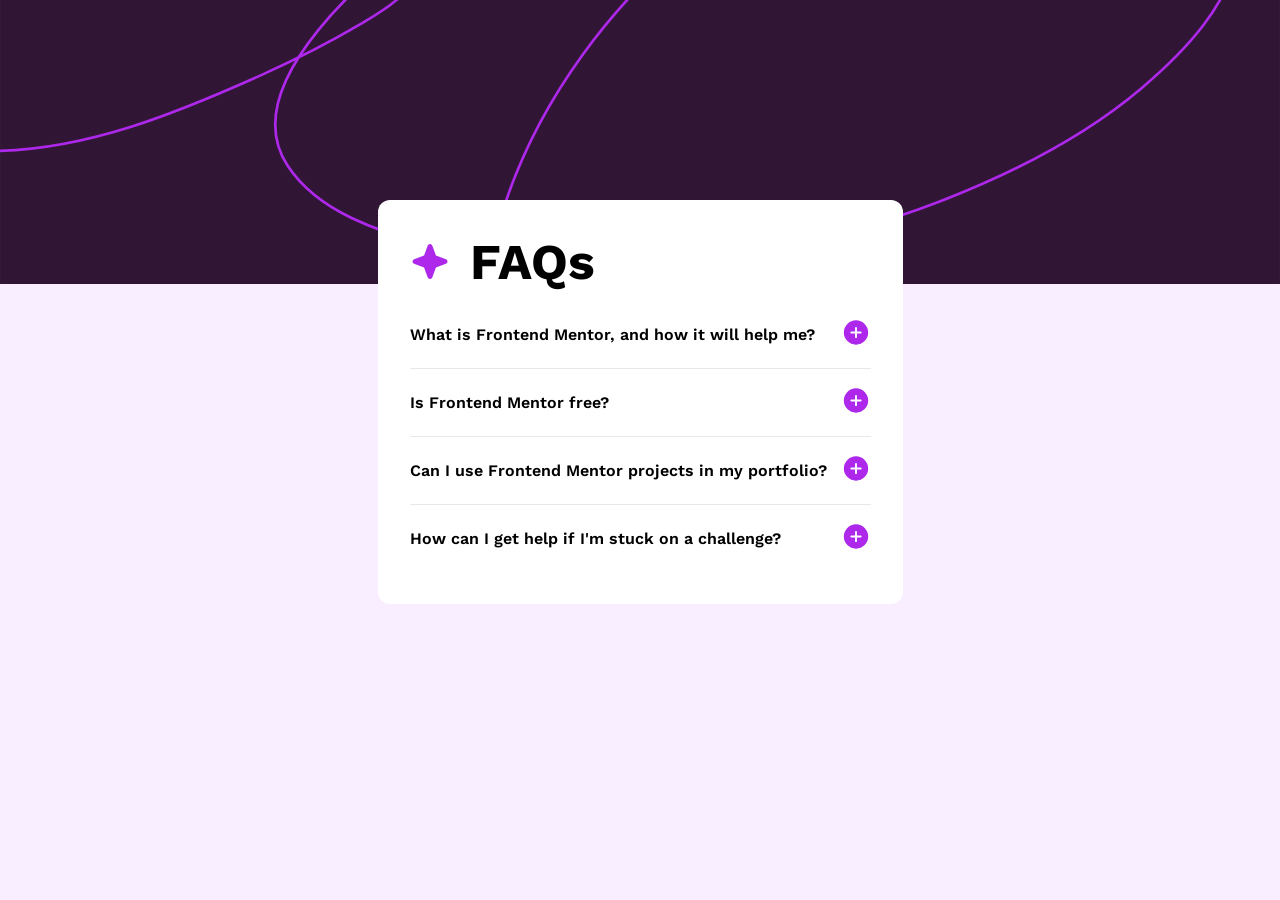
<file: faq-accordion/index.html>
<!DOCTYPE html>
<html lang="en">
<head>
    <meta charset="UTF-8">
    <meta name="viewport" content="width=device-width, initial-scale=1.0">
    <link rel="preconnect" href="https://fonts.googleapis.com">
    <link rel="preconnect" href="https://fonts.gstatic.com" crossorigin>
    <link href="https://fonts.googleapis.com/css2?family=Work+Sans:ital,wght@0,100..900;1,100..900&display=swap" rel="stylesheet">
    <link rel="stylesheet" href="style.css">
    <title>FAQ Accordion</title>
</head>
<body>

    <div class="container">
        <div class="title">
            <img class="plus-icon" src="./assets/icon-star.svg" alt="">
            <h1> FAQs </h1>
        </div>

        <div class="accordion">  
            <div class="button">
                <div class="question">
                    <p>What is Frontend Mentor, and how it will help me?
                        <span class="icon">
                            <img class="plus-icon" src="./assets/icon-plus.svg" alt="">
                            <img class="minus-icon" src="./assets/icon-minus.svg" alt="">
                        </span>
                    </p>
                </div>
                <div class="description">
                    <p>
                        Frontend Mentor offers realistic coding challenges to help developers improve their
                        frontend coding skills with projects in HTML, CSS, and JavaScript. It's suitable for
                        all levels and ideal for portfolio building.
                    </p>
                </div>
            </div>
            <div class="button">
                <div class="question">
                    <p>Is Frontend Mentor free?
                        <span class="icon">
                            <img class="plus-icon" src="./assets/icon-plus.svg" alt="">
                            <img class="minus-icon" src="./assets/icon-minus.svg" alt="">
                        </span>
                    </p>
                </div>
                <div class="description">
                    <p>
                        Yes, you can use projects completed on Frontend Mentor in your
                        portfolio. It's an excellent way to showcase your skills to
                        potential employers!
                    </p>
                </div>
            </div>
            <div class="button">
                <div class="question">
                    <p>Can I use Frontend Mentor projects in my portfolio?
                        <span class="icon">
                            <img class="plus-icon" src="./assets/icon-plus.svg" alt="">
                            <img class="minus-icon" src="./assets/icon-minus.svg" alt="">
                        </span>
                    </p>
                </div>
                <div class="description">
                    <p>
                        Yes, you can use projects completed on Frontend Mentor in your portfolio. It's an excellent
                        way to showcase your skills to potential employers!
                    </p>
                </div>
            </div>
            <div class="button">
                <div class="question">
                    <p>How can I get help if I'm stuck on a challenge?
                        <span class="icon">
                            <img class="plus-icon" src="./assets/icon-plus.svg" alt="">
                            <img class="minus-icon" src="./assets/icon-minus.svg" alt="">
                        </span>
                    </p>
                </div>
                <div class="description">
                    <p>
                        The best place to get help is inside Frontend Mentor's Discord
                        community. There's a help channel where you can ask questions and
                        seek support from other community members.
                    </p>
                </div>
            </div>
        </div>




    </div>



    <script src="app.js"></script>
</body>
</html>
</file>
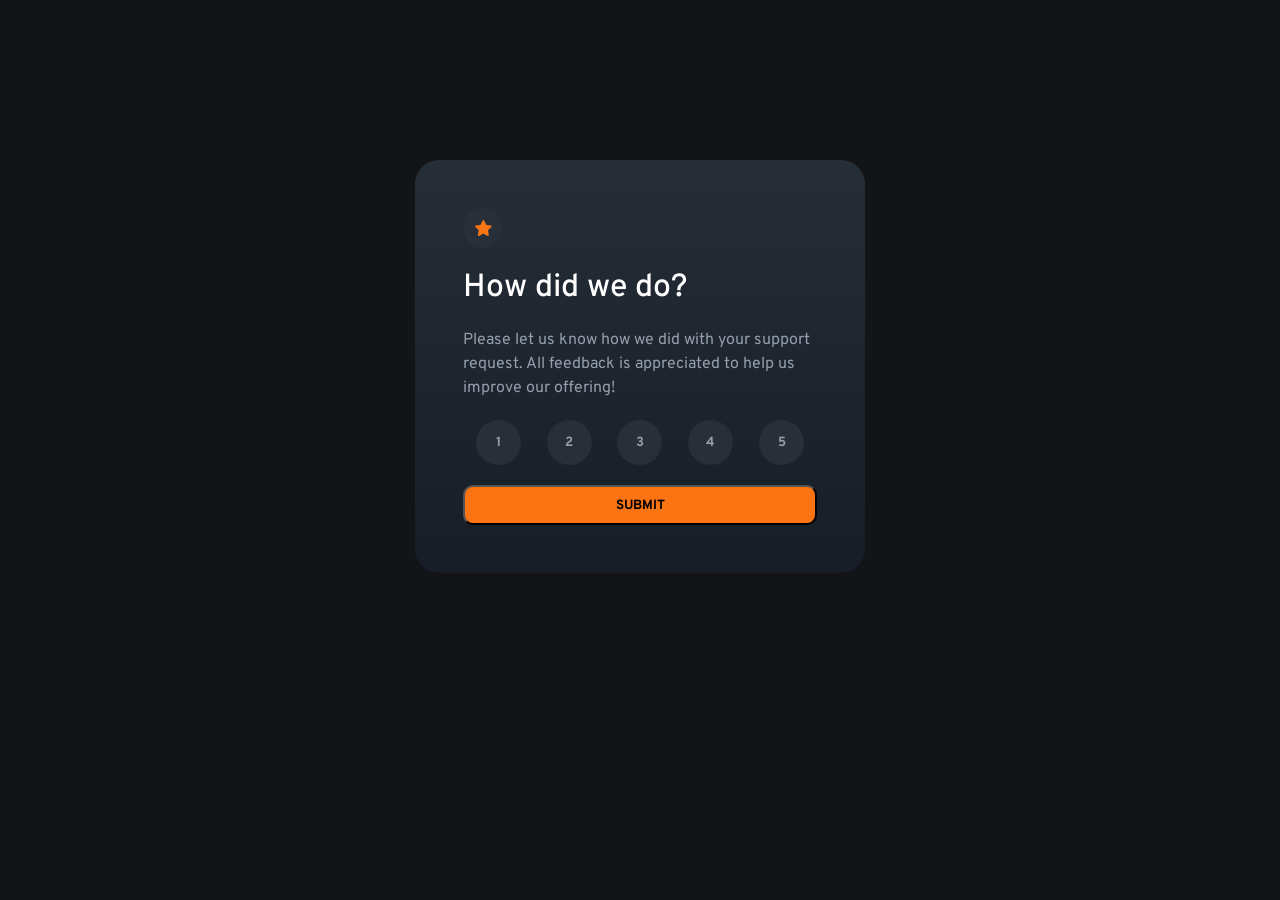
<file: interactive-rating-component/index.html>
<!DOCTYPE html>
<html lang="en">
<head>
    <meta charset="UTF-8">
    <meta name="viewport" content="width=device-width, initial-scale=1.0">
    <title>Interactive rating component</title>
    <link rel="preconnect" href="https://fonts.googleapis.com">
    <link rel="preconnect" href="https://fonts.gstatic.com" crossorigin>
    <link href="https://fonts.googleapis.com/css2?family=Overpass:ital,wght@0,100..900;1,100..900&display=swap" rel="stylesheet">
    <link rel="stylesheet" href="style.css">
</head>
<body>
    <main class="rating-state container">
        <div class="icon-star">
            <img src="./images/icon-star.svg" alt="">
        </div>

        <h1> How did we do? </h1>

        <p> Please let us know how we did with your support request. All feedback is appreciated to help us improve our offering!
        </p>

        <section class="rating">
            <button class="btn-rate">1</button>
            <button class="btn-rate">2</button>
            <button class="btn-rate">3</button>
            <button class="btn-rate">4</button>
            <button class="btn-rate">5</button>
        </section>

        <button class="btn-submit">
            SUBMIT
        </button>
    </main>

    <main class="thank-you container hidden">
        <div class="icon-thank-you">
            <img src="./images/illustration-thank-you.svg" alt="">
        </div>

        <span class="rate-number"> You selected 0 out of 5  </span>

        <h1> Thank you! </h1>

        <p> 
            We appreciate you taking the time to give a rating. If you ever need
            more support, don’t hesitate to get in touch!
        </p>
    </main>

    <script src="app.js"></script>
</body>
</html>
</file>
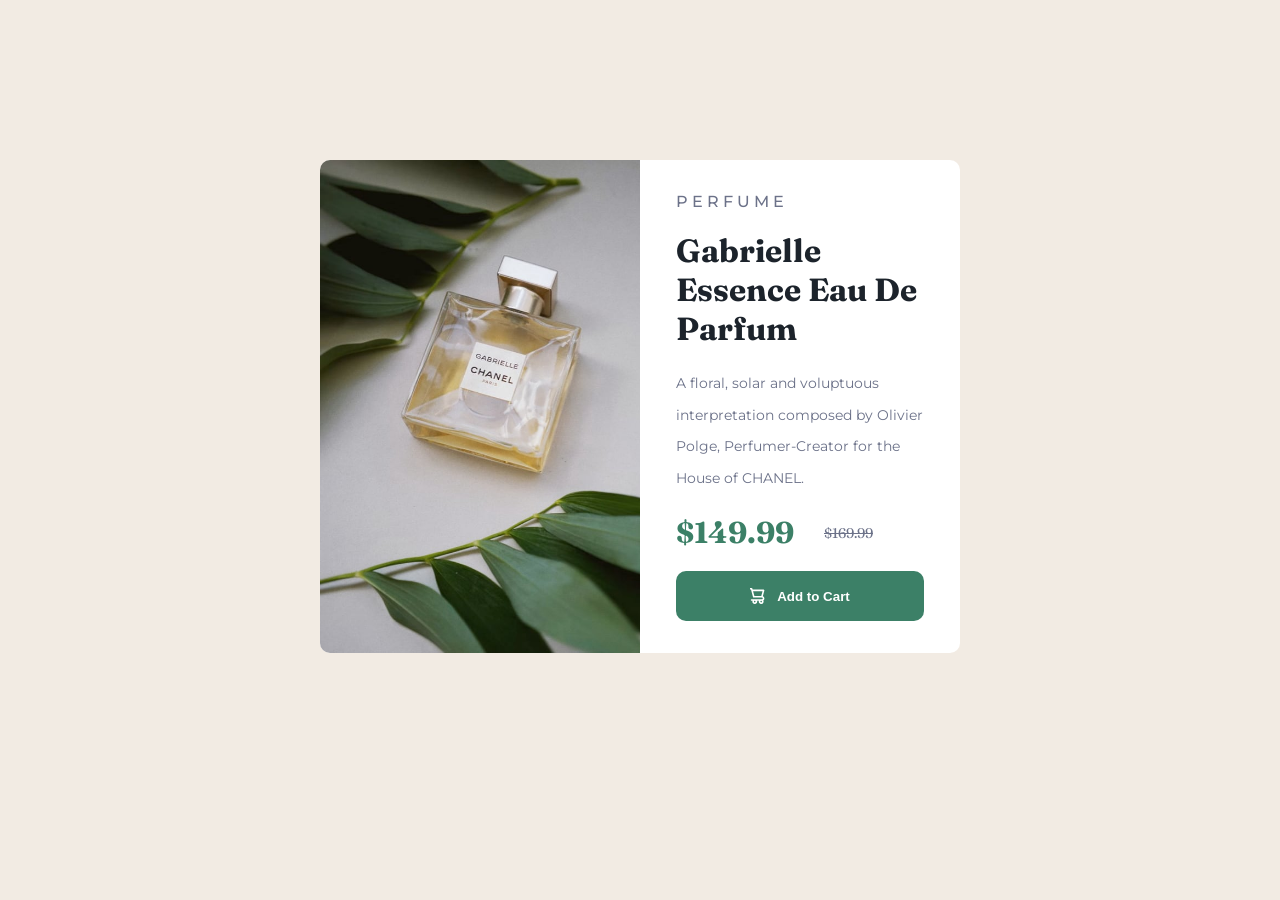
<file: product-preview-card-component/index.html>
<!DOCTYPE html>
<html lang="en">
<head>
  <meta charset="UTF-8">
  <meta name="viewport" content="width=device-width, initial-scale=1.0"> <!-- displays site properly based on user's device -->
  <title>Product preview card component</title>
  <link rel="preconnect" href="https://fonts.googleapis.com">
  <link rel="preconnect" href="https://fonts.gstatic.com" crossorigin>
  <link href="https://fonts.googleapis.com/css2?family=Fraunces:ital,opsz,wght@0,9..144,100..900;1,9..144,100..900&family=Montserrat:ital,wght@0,100..900;1,100..900&display=swap" rel="stylesheet">
  <link rel="stylesheet" href="style.css">
  
</head>
<body>

  <main class="container">
    <div class="product-image">
      <img src="./images/image-product-desktop.jpg" alt="">
    </div>

    <div class="product-info">
      <span class="product-info-type">
        PERFUME
      </span>

      <h1>  
        Gabrielle Essence Eau De Parfum
      </h1>

      <p>
        A floral, solar and voluptuous interpretation composed by Olivier Polge, 
        Perfumer-Creator for the House of CHANEL.
      </p>

      <div class="product-info-price">
        <span>$149.99</span>
        <span>$169.99</span>
      </div>

      <button class="btn-add" data-icon="shopping-cart">
        Add to Cart
      </button>

    </div>
  </main>

</body>
</html>
</file>
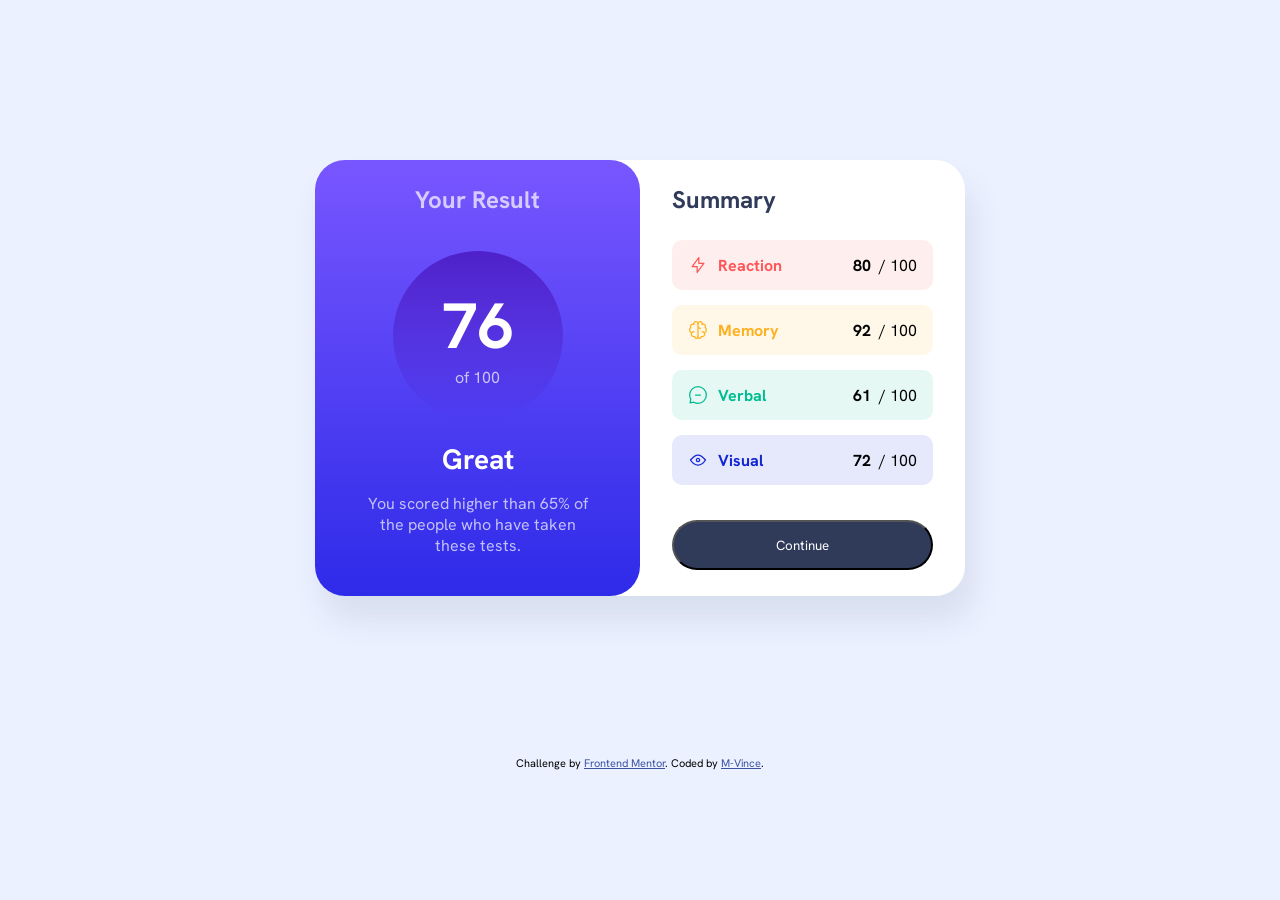
<file: results-summary-component/index.html>
<!DOCTYPE html>
<html lang="en">
  <head>
    <meta charset="UTF-8" />
    <meta name="viewport" content="width=device-width, initial-scale=1.0" />
    <!-- displays site properly based on user's device -->

    <link
      rel="icon"
      type="image/png"
      sizes="32x32"
      href="./assets/images/favicon-32x32.png"
    />

    <title>Results summary component</title>
    <link rel="preconnect" href="https://fonts.googleapis.com" />
    <link rel="preconnect" href="https://fonts.gstatic.com" crossorigin />
    <link
      href="https://fonts.googleapis.com/css2?family=Hanken+Grotesk:ital,wght@0,100..900;1,100..900&display=swap"
      rel="stylesheet"
    />
    <link rel="stylesheet" href="style.css" />

    <!-- Feel free to remove these styles or customise in your own stylesheet 👍 -->
    <style>
      .attribution {
        font-size: 11px;
        text-align: center;
      }
      .attribution a {
        color: hsl(228, 45%, 44%);
      }
    </style>
  </head>
  <body>
    <div class="container">
      <div class="results-panel">
        <div class="results-panel-title">
          <h2>Your Result</h2>
        </div>

        <div class="results-panel-percent gap-large">
          <h1>76</h1>
          <p>of 100</p>
        </div>

        <div class="results-panel-description">
          <h2>Great</h2>
          <p>
            You scored higher than 65% of the people who have taken these tests.
          </p>
        </div>
      </div>

      <div class="summary-panel">
        <h2>Summary</h2>

        <!-- <ul>
            <li>
              <p>Reaction 80 / 100</p>
            </li>

            <li>
              <p>Memory 92 / 100</p>
            </li>

            <li>
              <p>Verbal 61 / 100</p>
            </li>

            <li>
              <p>Visual 72 / 100</p>
            </li>
          </ul> -->

        <div class="summary-panel-list">
          <!--
          <div class="summary-panel-item">
            <div class="summary-info">
              <img src="" alt="" />
              <h4>Memory</h4>
            </div>
            <p>92 / 100</p>
          </div>
          <div class="summary-panel-item">
            <div class="summary-info">
              <img src="" alt="" />
              <h4>Verbal</h4>
            </div>
            <p>61 / 100</p>
          </div>
          <div class="summary-panel-item">
            <div class="summary-info">
              <img src="" alt="" />
              <h4>Visual</h4>
            </div>
            <p>72 / 100</p>
          </div> -->
        </div>

        <button class="btn-continue">Continue</button>
      </div>
    </div>

    <div class="attribution">
      Challenge by
      <a href="https://www.frontendmentor.io?ref=challenge" target="_blank"
        >Frontend Mentor</a
      >. Coded by <a href="https://github.com/M-Vince">M-Vince</a>.
    </div>
    <script src="app.js"></script>
  </body>
</html>
</file>
<file: faq-accordion/style.css>
* {
    margin: 0;
    padding: 0;
    box-sizing: border-box;
    font-family: 'Work Sans';
}

body {
    background-color: #f9eeff;
    background-image: url('./assets/background-pattern-desktop.svg');
    background-size: 100%;
    background-repeat: no-repeat;
}

.container {
    margin: 200px auto;
    padding: 2rem;
    background-color: #fff;
    width: 525px;
    height: 100%;

    display: flex;
    flex-direction: column;
    border-radius: 12px;
    gap: 10px;
}

.title {
    display: flex;
    gap: 20px;
}

.title h1 {
    font-size: 50px;
}

.accordion {
    display: flex;
    flex-direction: column;
}

.button:not(:last-child) {
    border-bottom: 1px solid #e8e8e8;
}

.question {
    cursor: pointer;
}

.question p{
    display: flex;
    justify-content: space-between;
    align-items: center;
    margin: 1rem 0;
    font-weight: 600;
}

.description {
    overflow: hidden;
    max-height: 0;
    transition: max-height 300ms ease;
}

.description p {
    padding-bottom: 1rem;
    color: #9e93a0;
    font-size: 14px;
}

.description.active {
    display: block;
    
}

.minus-icon {
    display: none;
}

@media (max-width: 768px) {
    body {
        background-image: url('./assets/background-pattern-mobile.svg');
    }

    .container {
        width: 350px;
    }

    .title h1 {
        font-size: 30px;
    }

    .title .plus-icon {
        width: 25px;
    }

    .description p {
        font-size: 14.5px;
    }


}
</file>
<file: interactive-rating-component/style.css>
:root {
    /* ### Primary */
    --clr-primary-orange-500: hsl(25, 97%, 53%);

    /* ### Neutral */
    --clr-neutral-white: hsl(0, 100%, 100%);
    --clr-neutral-grey-500: hsl(217, 12%, 63%);
    --clr-neutral-grey-900: hsl(213, 19%, 18%);
    --clr-neutral-grey-950: hsl(216, 12%, 8%);

    --gradient-body: linear-gradient(
        var(--clr-neutral-grey-900),
        hsl(215, 27%, 12%)
    );

    --ff-body: 'Overpass', sans-serif;
}

* {
    margin: 0;
    padding: 0;
    box-sizing: border-box;
    font-family: var(--ff-body);
}

body {
    background-color: var(--clr-neutral-grey-950);
    color: var(--clr-neutral-white);
}

.container {
    background: var(--gradient-body);
    /* background-color: grey; */
    margin: 10rem auto;
    width: 450px;
    /* height: 100vh; */
    padding: 3rem;
    border-radius: 24px;

    display: flex;
    flex-direction: column;
    gap: 20px;
}

@media (max-width: 700px) {
    .container {
        width: 80vw;
    }
}

.icon-star {
    width: 40px;
    height: 40px;
    border-radius: 50%;
    background-color: hsl(215, 18%, 19%);

    display: flex;
    justify-content: center;
    align-items: center;
}

.icon-star img {
    width: 17px;
    height: 16px;
}

h1 {
    font-weight: 500;
}

p {
    line-height: 1.5;
    color: var(--clr-neutral-grey-500);
}

.rating {
    display: flex;
    flex-direction: row;
    justify-content: space-around;
}

.btn-rate {
    width: 45px;
    height: 45px;
    border-radius: 50%;
    color: var(--clr-neutral-grey-500);
    background-color: hsl(215, 18%, 19%);
    font-weight: 700;
    border: none;

}

.btn-rate:hover {
    background-color: var(--clr-primary-orange-500);
    color: var(--clr-neutral-grey-900);
    cursor: pointer;
}

.btn-rate:focus {
    background-color: var(--clr-neutral-white);
}

.btn-submit {
    height: 40px;
    border-radius: 10px;
    background-color: var(--clr-primary-orange-500);
    font-weight: 700;
}

.btn-submit:hover {
    cursor: pointer;
}

/* Thank You Container */
.thank-you {
    display: flex;
    flex-direction: column;
    justify-content: center;
    align-items: center;
}

.thank-you span {
    background-color: hsl(215, 18%, 19%);
    border-radius: 20px;
    padding: 10px 20px 7.5px;
    margin-bottom: 20px;
    color: var(--clr-primary-orange-500);
}

.thank-you p {
    text-align: center;
}

.hidden {
    display: none;
}
</file>
<file: product-preview-card-component/style.css>
:root {
    --clr-primary-green-500: hsl(158, 36%, 37%);
    --clr-primary-green-700: hsl(158, 42%, 18%);

    --clr-neutral-black: hsl(212, 21%, 14%);
    --clr-neutral-grey: hsl(228, 12%, 48%);
    --clr-neutral-cream: hsl(30, 38%, 92%);
    --clr-neutral-white: hsl(0, 0%, 100%);

    --ff-body: 'Montserrat', sans-serif;
    --ff-title: 'Fraunces', sans-serif;
}

* {
    margin: 0;
    padding: 0;
    box-sizing: border-box;
}

body {
    background-color: var(--clr-neutral-cream);
    font-family: var(--ff-body);
}

.container {
    margin: 3rem auto;
    width: 25rem;
    height: 100vh;
    background-color: var(--clr-neutral-white);
    border-radius: 10px;

    display: flex;
    flex-direction: column;
    overflow: hidden;
}

.product-image {
    width: 100%;
    height: 40%;
    /* border: 2px solid lightblue; */
}


.product-image img{
    /* border: 2px solid black; */
    width: inherit;
    height: 100%;
    object-fit: cover;
    object-position: 0 40%;
}

@media (min-width: 675px) {
    .container {
        margin: 10rem auto;
        width: 40rem;
        height: 100%;

        display: grid;
        grid-template-columns: 1fr 1fr;
        overflow: hidden;
    }

    .product-image {
        width: 100%;
        height: 100%;
    }
}

.product-info {
    padding: 2rem 2.25rem;

    display: flex;
    flex-direction: column;
    gap: 20px;
}

.product-info-type {
    letter-spacing: 4px;
    font-weight: 500;
    color: var(--clr-neutral-grey);
}

.product-info h1 {
    font-family: var(--ff-title);
    color: var(--clr-neutral-black);
}

.product-info p {
    color: var(--clr-neutral-grey);
    font-size: 14px;
    line-height: 2.25;
}

.product-info-price {
    display: flex;
    align-items: center;
    gap: 30px;
}

.product-info-price span:first-child {
    color: var(--clr-primary-green-500);
    font-family: var(--ff-title);
    font-size: 30px;
    font-weight: 700;
}

.product-info-price span:last-child {
    color: var(--clr-neutral-grey);
    font-family: var(--ff-title);
    font-size: 14px;
    text-decoration: line-through;
}

.btn-add {
    height: 50px;
    color: var(--clr-neutral-white);
    background-color: var(--clr-primary-green-500);
    border-radius: 10px;
    font-weight: 700;
    outline: none;
    border: none;

    display: flex;
    justify-content: center;
    align-items: center;
    gap: .75rem;
}

.btn-add[data-icon="shopping-cart"]::before {
    content: "";
    background-image: url(./images/icon-cart.svg);
    width: 15px;
    height: 16px;
}

.btn-add:hover {
    background-color: hsl(158, 36%, 44%);;
}

.btn-add:active {
    background-color: var(--clr-primary-green-700);
}
</file>
<file: results-summary-component/style.css>
:root {
    --bg-pale-blue: hsl(221, 100%, 96%);

    --clr-primary-hsl-400: 252, 100%, 67%;
    --clr-primary-hsl-500: 256, 72%, 46%;
    --clr-secondary-hsl-400: 241, 81%, 54%;
    --clr-secondary-hsl-500: 241, 72%, 46%;

    --clr-neutral-hsl-100: 0, 0%, 100%;
    --clr-neutral-hsl-700: 224, 30%, 27%;

    --clr-neutral-100: hsl(var(--clr-neutral-hsl-100));
    --clr-neutral-700: hsl(var(--clr-neutral-hsl-700)); 

    --clr-primary-400: hsl(var(--clr-primary-hsl-400));
    --clr-primary-500: hsl(var(--clr-primary-hsl-500));
    --clr-secondary-400: hsl(var(--clr-secondary-hsl-400));

    --clr-accent-1: 0, 100%, 67%;
    --clr-accent-2: 39, 100%, 56%;
    --clr-accent-3: 166, 100%, 37%;
    --clr-accent-4: 234, 85%, 45%;

    --gradient-primary: linear-gradient(
      var(--clr-primary-400), 
      var(--clr-secondary-400));

    --gradient-to-transparent: linear-gradient(
        var(--clr-primary-500),
        hsl(var(--clr-secondary-hsl-500), 0));
    
}

* {
    margin: 0;
    padding: 0;
    box-sizing: border-box;
    font-family: "Hanken Grotesk", sans-serif;
}

body {
    /* background-color: #ecf2ff; */
    background-color: var(--bg-pale-blue);
}

.container {
    margin: 10rem auto;
    
    max-width: 650px;
    /* height: 500px; */
    max-height: 100vh;
    /* padding: 3rem; */
    background-color: white;

    display: grid;
    grid-template-columns: repeat(2, 1fr);
    border-radius: 30px;
    box-shadow: .5rem 1.5rem 2rem hsl(var(--clr-neutral-hsl-700), .1);
}



.results-panel {
    color: hsla(var(--clr-neutral-hsl-100), .7);
    background: var(--gradient-primary);

    display: flex;
    flex-direction: column;
    align-items: center;
    gap: 20px;
    padding: 1.5rem 2rem;
    border-radius: 30px;
}

.results-panel-title {
    margin-bottom: 1rem;
}

.results-panel-percent {
    width: 170px;
    height: 170px;
    border-radius: 50%;
    background: var(--gradient-to-transparent);

    display: flex;
    justify-content: center;
    align-items: center;
    flex-direction: column;
}

.results-panel-percent h1 {
    font-size: 4rem;
    font-weight: 700;
    color: #fff;
}

.results-panel-description {
    display: flex;
    flex-direction: column;
    align-items: center;
    margin-bottom: 1rem;
}

.results-panel-description h2 {
    color: #fff;
    font-size: 1.75rem;
    font-weight: 700;
    margin-bottom: 1rem;
}

.results-panel-description p {
    width: 230px;
    text-align: center;
}

.summary-panel {
    display: flex;
    flex-direction: column;
    /* justify-content: space-between; */
    gap: 25px;
    padding: 1.5rem 2rem;
}

.summary-panel h2 {
    color: var(--clr-neutral-700);
}

.summary-panel-list {
    display: flex;
    flex-direction: column;
    gap: 15px;
}

.summary-panel-item {
    height: 50px;
    display: flex;
    flex-direction: row;
    justify-content: space-between;
    /* border: 2px solid black; */
    border-radius: 10px;
}

.summary-info , .summary-score {
    display: flex;
    align-items: center;
    padding: 0 1rem;
}

.summary-info {
    gap: 10px;
}

.summary-panel-item:nth-child(1) {
    background-color: hsl(var(--clr-accent-1), .1);
}

.summary-panel-item:nth-child(2) {
    background-color: hsl(var(--clr-accent-2), .1);
}

.summary-panel-item:nth-child(3) {
    background-color: hsl(var(--clr-accent-3), .1);
}

.summary-panel-item:nth-child(4) {
    background-color: hsl(var(--clr-accent-4), .1);
    margin-bottom: 10px;
}

.summary-panel-item:nth-child(1) h4 {
    color: hsl(var(--clr-accent-1));
}

.summary-panel-item:nth-child(2) h4 {
    color: hsl(var(--clr-accent-2));
}

.summary-panel-item:nth-child(3) h4 {
    color: hsl(var(--clr-accent-3));
}

.summary-panel-item:nth-child(4) h4 {
    color: hsl(var(--clr-accent-4));
}

.summary-score span {
    padding-right: .5rem;
    font-weight: 700;
}

.btn-continue {
    height: 50px;
    border-radius: 50px;
    color: var(--clr-neutral-100);
    background: var(--clr-neutral-700);
    cursor: pointer;
    /* border: none; */
}

.btn-continue:hover {
    background: var(--gradient-primary);
}

@media (max-width: 600px) {
    .container {
        margin: 0 auto;
        max-width: 50rem;
        max-height: 100%;

        display: grid;
        grid-template-columns: 1fr;
        border-radius: 2rem;
    }

    .results-panel {
        border-radius: 0px 0px 30px 30px;
    }
}
</file>
